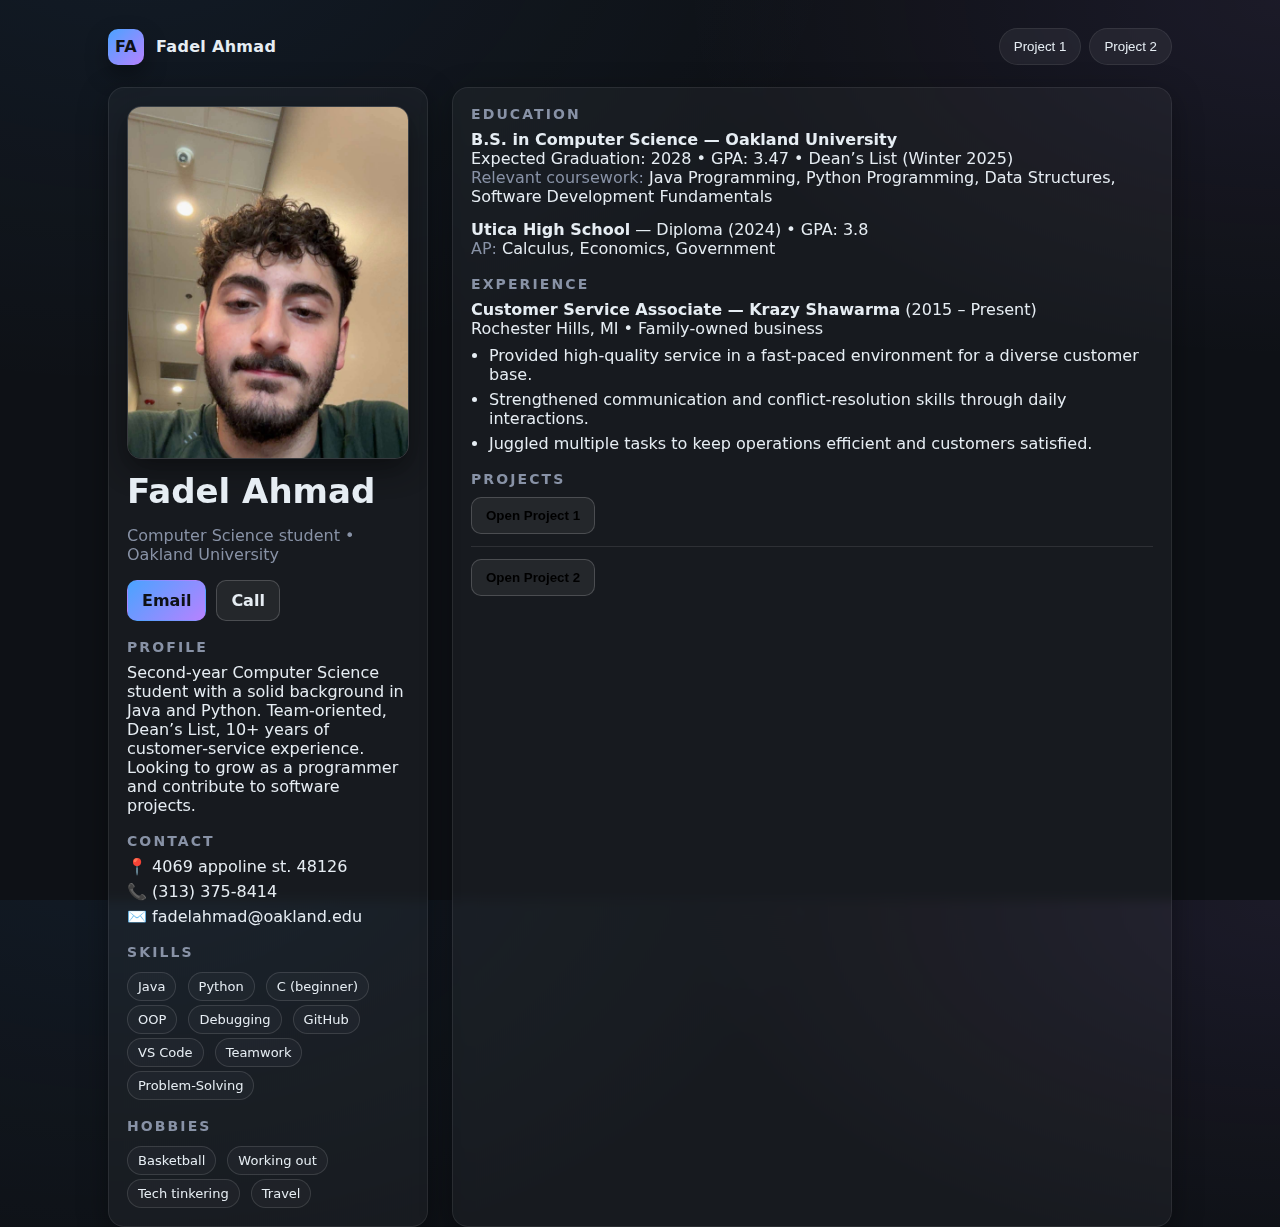
<file: index.html>
<!DOCTYPE html>
<html lang="en">
<head>
  <meta charset="utf-8" />
  <meta name="viewport" content="width=device-width, initial-scale=1" />
  <title>Fadel Ahmad • Resume</title>
  <base href="./">
  <style>
    :root { --bg:#0e1116; --card:#151a21; --muted:#8892a6; --text:#e6edf3; --brand:#4aa3ff; --brand-2:#b782ff; --ring:rgba(74,163,255,.4); --radius:16px; }
    *{box-sizing:border-box}
    html,body{height:100%}
    body{margin:0;font-family:ui-sans-serif,system-ui,-apple-system,Segoe UI,Roboto,Helvetica,Arial,"Apple Color Emoji","Segoe UI Emoji";color:var(--text);background:radial-gradient(1200px 800px at 10% -10%, rgba(74,163,255,.07), transparent 60%),radial-gradient(1000px 600px at 100% 0%, rgba(183,130,255,.08), transparent 60%),var(--bg)}
    a{color:inherit;text-decoration:none}
    .shell{max-width:1100px;margin:28px auto;padding:0 18px}
    .nav{display:flex;align-items:center;justify-content:space-between;gap:12px;margin-bottom:22px}
    .nav-title{display:flex;align-items:center;gap:12px;font-weight:700;letter-spacing:.3px}
    .initials{width:36px;height:36px;border-radius:10px;display:grid;place-items:center;font-weight:800;color:#0e1116;background:linear-gradient(135deg,var(--brand),var(--brand-2));box-shadow:0 10px 22px rgba(0,0,0,.35)}
    .tabs{display:flex;gap:8px}
    .tab{display:inline-flex;align-items:center;gap:8px;padding:10px 14px;border-radius:999px;background:rgba(255,255,255,.06);border:1px solid rgba(255,255,255,.08);color:var(--text);cursor:pointer;transition:.18s ease;backdrop-filter:blur(6px)}
    .tab:hover{transform:translateY(-1px);border-color:rgba(255,255,255,.18)}
    .tab[aria-selected="true"]{background:linear-gradient(135deg,rgba(74,163,255,.22),rgba(183,130,255,.22));border-color:var(--ring);box-shadow:0 0 0 3px var(--ring) inset}
    .grid{display:grid;grid-template-columns:320px 1fr;gap:24px}
    @media (max-width:900px){.grid{grid-template-columns:1fr}}
    .card{background:rgba(255,255,255,.04);border:1px solid rgba(255,255,255,.08);border-radius:var(--radius);padding:18px;box-shadow:0 8px 30px rgba(0,0,0,.35);backdrop-filter:blur(6px)}
    .section-title{font-size:14px;letter-spacing:.15em;color:var(--muted);text-transform:uppercase;margin:0 0 8px}
    .h1{font-size:34px;line-height:1.1;margin:0 0 12px}
    .muted{color:var(--muted)}
    .chip{display:inline-flex;align-items:center;padding:6px 10px;border-radius:999px;border:1px solid rgba(255,255,255,.12);background:rgba(255,255,255,.03);margin:4px 6px 0 0;font-size:13px}
    .list{margin:8px 0 0 0;padding-left:18px}
    .list li{margin:6px 0}
    .avatar{width:100%;border-radius:14px;aspect-ratio:4/5;object-fit:cover;display:block;border:1px solid rgba(255,255,255,.14);box-shadow:0 10px 28px rgba(0,0,0,.45)}
    .cta-row{display:flex;gap:10px;flex-wrap:wrap;margin-top:10px}
    .btn{padding:10px 14px;border-radius:10px;border:1px solid rgba(255,255,255,.18);background:rgba(255,255,255,.06);font-weight:600}
    .btn.primary{background:linear-gradient(135deg,var(--brand),var(--brand-2));color:#0e1116;border-color:transparent}
    .page{display:none}
    .page.active{display:block}
  </style>
</head>
<body>
  <div class="shell">
    <header class="nav">
      <div class="nav-title"><span class="initials">FA</span> <span>Fadel Ahmad</span></div>
      <nav class="tabs" role="tablist" aria-label="Project Tabs">
        <button class="tab" id="tab-project1" data-route="#/project1" role="tab" aria-controls="project1" aria-selected="false">Project 1</button>
        <button class="tab" id="tab-project2" data-route="#/project2" role="tab" aria-controls="project2" aria-selected="false">Project 2</button>
      </nav>
    </header>

    <main id="app" role="main">
      <!-- Resume Page -->
      <section id="resume" class="page active" role="region" aria-label="Resume">
        <div class="grid">
          <aside class="card">
            <img class="avatar" src="./IMG_2709.JPG" alt="Portrait of Fadel Ahmad" />
            <h1 class="h1" style="margin-top:14px">Fadel Ahmad</h1>
            <p class="muted">Computer Science student • Oakland University</p>
            <div class="cta-row">
              <a class="btn primary" href="mailto:fadelahmad@oakland.edu">Email</a>
              <a class="btn" href="tel:+13133758414">Call</a>
            </div>
            <h3 class="section-title" style="margin-top:18px">Profile</h3>
            <p style="margin:8px 0 0 0">Second‑year Computer Science student with a solid background in Java and Python. Team‑oriented, Dean’s List, 10+ years of customer‑service experience. Looking to grow as a programmer and contribute to software projects.</p>
            <h3 class="section-title" style="margin-top:18px">Contact</h3>
            <ul class="list" style="list-style:none;padding-left:0">
              <li>📍 4069 appoline st. 48126</li>
              <li>📞 (313) 375‑8414</li>
              <li>✉️ fadelahmad@oakland.edu</li>
            </ul>
            <h3 class="section-title" style="margin-top:18px">Skills</h3>
            <div>
              <span class="chip">Java</span>
              <span class="chip">Python</span>
              <span class="chip">C (beginner)</span>
              <span class="chip">OOP</span>
              <span class="chip">Debugging</span>
              <span class="chip">GitHub</span>
              <span class="chip">VS Code</span>
              <span class="chip">Teamwork</span>
              <span class="chip">Problem‑Solving</span>
            </div>
            <h3 class="section-title" style="margin-top:18px">Hobbies</h3>
            <div>
              <span class="chip">Basketball</span>
              <span class="chip">Working out</span>
              <span class="chip">Tech tinkering</span>
              <span class="chip">Travel</span>
            </div>
          </aside>
          <section class="card" aria-label="Resume Content">
            <h3 class="section-title">Education</h3>
            <div style="margin-bottom:14px">
              <strong>B.S. in Computer Science — Oakland University</strong><br/>
              Expected Graduation: 2028 • GPA: 3.47 • Dean’s List (Winter 2025)<br/>
              <span class="muted">Relevant coursework:</span> Java Programming, Python Programming, Data Structures, Software Development Fundamentals
            </div>
            <div style="margin-bottom:18px">
              <strong>Utica High School</strong> — Diploma (2024) • GPA: 3.8<br/>
              <span class="muted">AP:</span> Calculus, Economics, Government
            </div>
            <h3 class="section-title">Experience</h3>
            <div style="margin-bottom:18px">
              <strong>Customer Service Associate — Krazy Shawarma</strong> (2015 – Present)<br/>
              Rochester Hills, MI • Family‑owned business
              <ul class="list">
                <li>Provided high‑quality service in a fast‑paced environment for a diverse customer base.</li>
                <li>Strengthened communication and conflict‑resolution skills through daily interactions.</li>
                <li>Juggled multiple tasks to keep operations efficient and customers satisfied.</li>
              </ul>
            </div>
            <h3 class="section-title">Projects</h3>
            <div class="proj-hero">
              <div class="cta-row"><button class="btn" data-route="#/project1">Open Project 1</button></div>
              <hr style="border:none;border-top:1px solid rgba(255,255,255,.1);margin:12px 0">
              <div class="cta-row"><button class="btn" data-route="#/project2">Open Project 2</button></div>
            </div>
          </section>
        </div>
      </section>

      <!-- Project 1 Page -->
      <section id="project1" class="page" role="tabpanel" aria-labelledby="tab-project1">
        <section class="card">
          <h2 class="h1">Project 1 — Daily Task Manager (Java)</h2>
          <p class="muted">A desktop task manager created by a 4‑person team as a course final project. Built with object‑oriented design and GitHub collaboration.</p>
          <ul class="list">
            <li>Designed <code class="inline">Task</code>, <code class="inline">TaskList</code>, and <code class="inline">Storage</code> classes with clear interfaces.</li>
            <li>Implemented CRUD flows, keyboard shortcuts, and simple file‑based persistence.</li>
            <li>Wrote unit tests for core methods; used pull requests and code reviews.</li>
          </ul>
          <p><strong>GitHub Repository:</strong> <a href="https://github.com/MohamedAhmad7/PROJECT" target="_blank">GitHub</a></p>
          <div class="cta-row">
            <button class="btn" data-route="#/">Back to Resume</button>
          </div>
        </section>
      </section>

      <!-- Project 2 Page -->
      <section id="project2" class="page" role="tabpanel" aria-labelledby="tab-project2">
        <section class="card">
          <h2 class="h1">Project 2 — Clinic Appointment Scheduler (Python + Flask)</h2>
          <p class="muted">A simple web app to create, update, and cancel appointments with CSV export for reporting. Focused on clean routes and basic authentication.</p>
          <ul class="list">
            <li>RESTful routes using Flask blueprints; lightweight templates with Jinja2.</li>
            <li>SQLite for storage; CSV export and basic search by date/patient.</li>
            <li>Session‑based login and role‑gated actions for staff vs. admin.</li>
          </ul>
          <div class="cta-row">
            <button class="btn" data-route="#/">Back to Resume</button>
          </div>
        </section>
      </section>
    </main>
  </div>

  <script>
    const routes = { '#/':'resume', '#/project1':'project1', '#/project2':'project2' };

    function setActive(route){
      const pageId = routes[route] || 'resume';
      document.querySelectorAll('.page').forEach(p=>p.classList.remove('active'));
      document.getElementById(pageId).classList.add('active');
      document.querySelectorAll('.tab').forEach(t=>t.setAttribute('aria-selected','false'));
      const tab = document.querySelector(`.tab[data-route="${route}"]`);
      if(tab) tab.setAttribute('aria-selected','true');
    }

    function navigate(route){ location.hash = route; }

    document.addEventListener('click', (e)=>{
      const btn = e.target.closest('[data-route]');
      if(btn){ e.preventDefault(); navigate(btn.getAttribute('data-route')); }
    });

    window.addEventListener('hashchange', ()=> setActive(location.hash || '#/'));
    setActive(location.hash || '#/');
  </script>
</body>
</html>
</file>
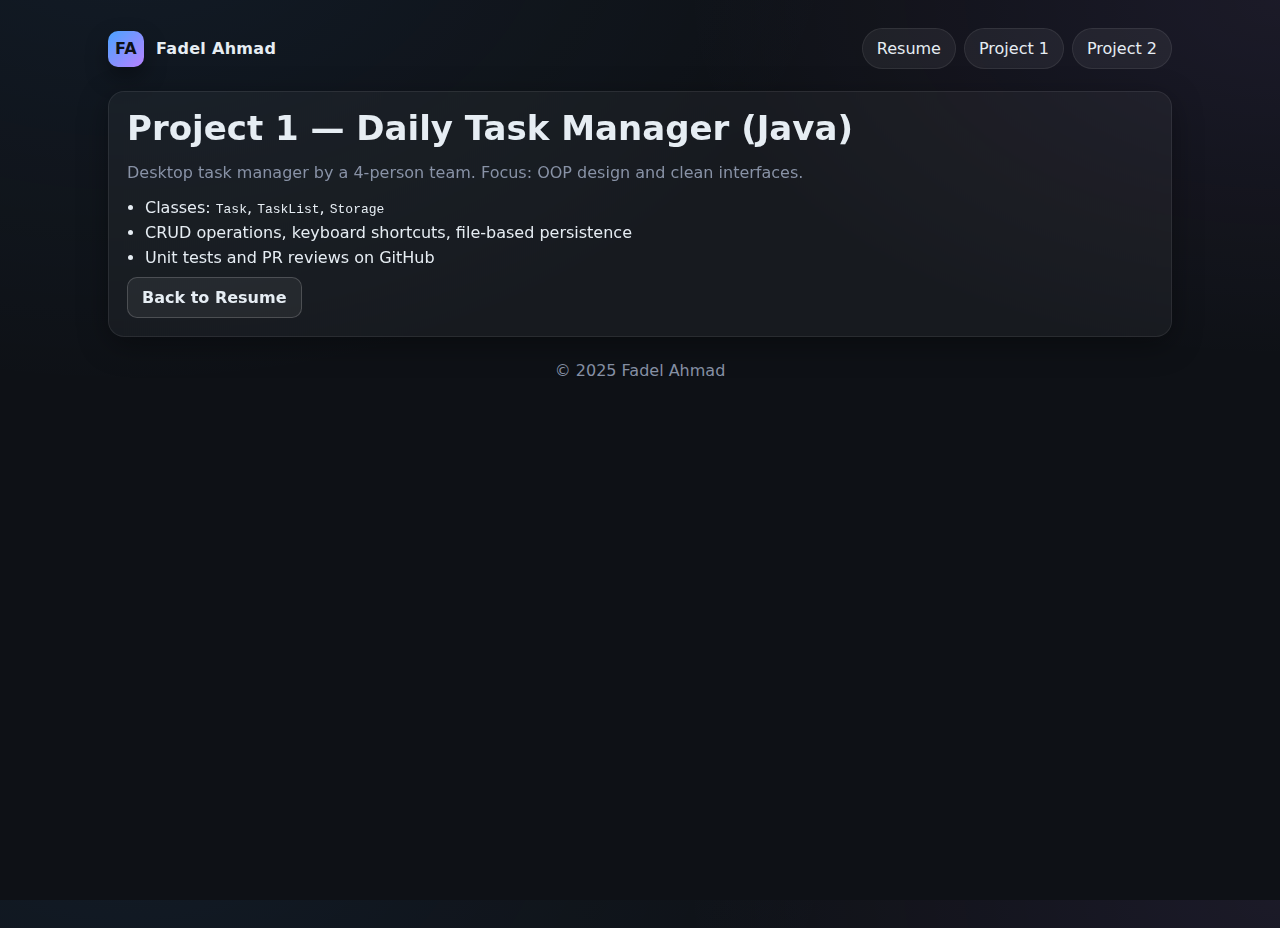
<file: project1.html>
<!doctype html>
<html lang="en">
<head>
  <meta charset="utf-8">
  <meta name="viewport" content="width=device-width,initial-scale=1">
  <title>Fadel Ahmad • Resume</title>
  <link rel="stylesheet" href="styles.css">
</head>
<body>
  <div class="shell">
    <header class="nav">
      <div class="nav-title"><span class="initials">FA</span> <span>Fadel Ahmad</span></div>
      <nav class="tabs">
        <a class="tab" href="index.html">Resume</a>
        <a class="tab" href="project1.html">Project 1</a>
        <a class="tab" href="project2.html">Project 2</a>
      </nav>
    </header>

  <main>
    <section class="card">
      <h2 class="h1">Project 1 — Daily Task Manager (Java)</h2>
      <p class="muted">Desktop task manager by a 4‑person team. Focus: OOP design and clean interfaces.</p>
      <ul class="list">
        <li>Classes: <code>Task</code>, <code>TaskList</code>, <code>Storage</code></li>
        <li>CRUD operations, keyboard shortcuts, file‑based persistence</li>
        <li>Unit tests and PR reviews on GitHub</li>
      </ul>
      <div class="cta-row">
        <a class="btn" href="index.html">Back to Resume</a>
      </div>
    </section>
  </main>

    <footer>© 2025 Fadel Ahmad</footer>
  </div>
</body>
</html>
</file>
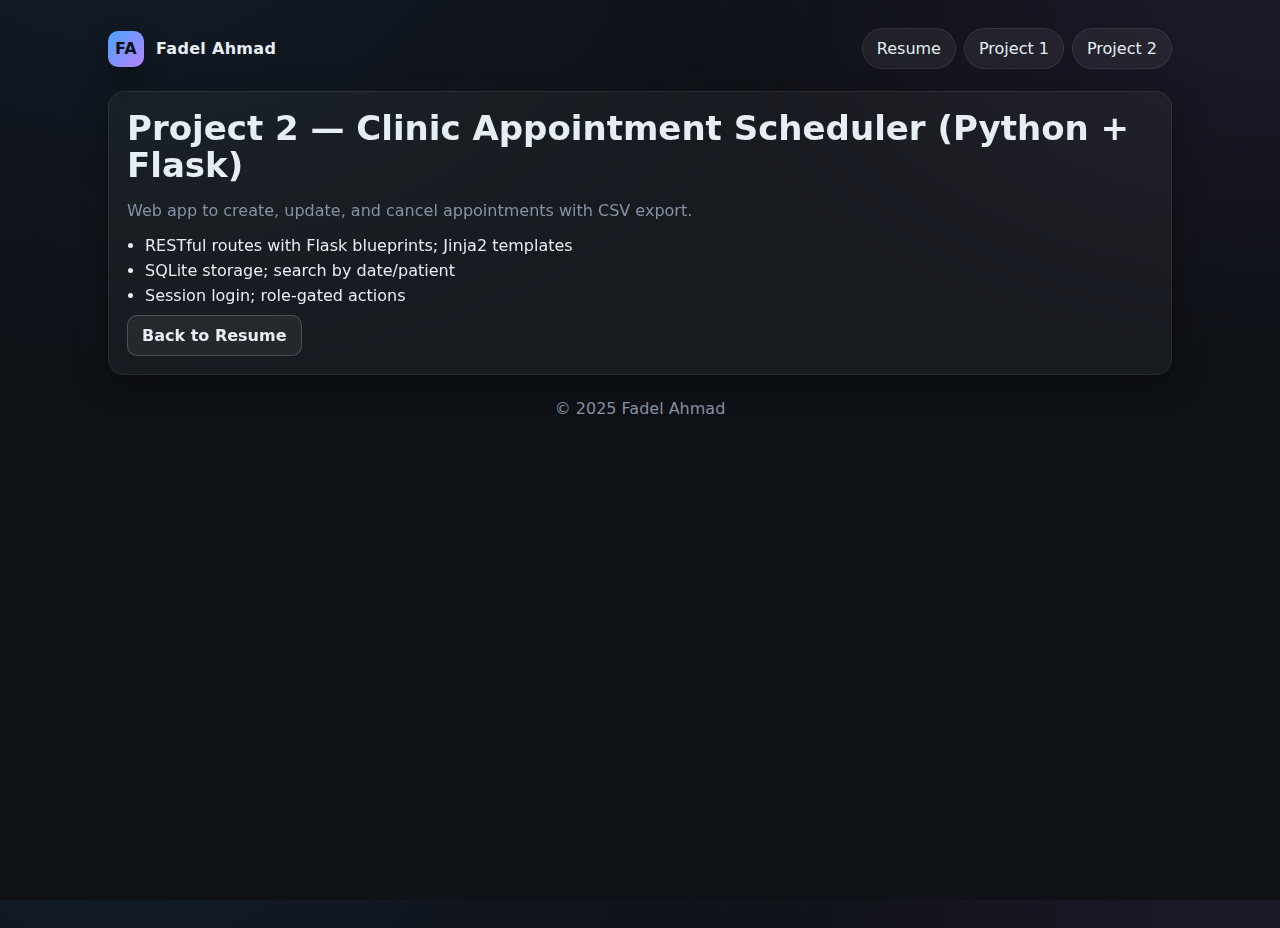
<file: project2.html>
<!doctype html>
<html lang="en">
<head>
  <meta charset="utf-8">
  <meta name="viewport" content="width=device-width,initial-scale=1">
  <title>Fadel Ahmad • Resume</title>
  <link rel="stylesheet" href="styles.css">
</head>
<body>
  <div class="shell">
    <header class="nav">
      <div class="nav-title"><span class="initials">FA</span> <span>Fadel Ahmad</span></div>
      <nav class="tabs">
        <a class="tab" href="index.html">Resume</a>
        <a class="tab" href="project1.html">Project 1</a>
        <a class="tab" href="project2.html">Project 2</a>
      </nav>
    </header>

  <main>
    <section class="card">
      <h2 class="h1">Project 2 — Clinic Appointment Scheduler (Python + Flask)</h2>
      <p class="muted">Web app to create, update, and cancel appointments with CSV export.</p>
      <ul class="list">
        <li>RESTful routes with Flask blueprints; Jinja2 templates</li>
        <li>SQLite storage; search by date/patient</li>
        <li>Session login; role‑gated actions</li>
      </ul>
      <div class="cta-row">
        <a class="btn" href="index.html">Back to Resume</a>
      </div>
    </section>
  </main>

    <footer>© 2025 Fadel Ahmad</footer>
  </div>
</body>
</html>
</file>
<file: styles.css>
:root{
  --bg:#0e1116;--card:#151a21;--muted:#8892a6;--text:#e6edf3;--brand:#4aa3ff;--brand2:#b782ff;--radius:16px;
}
*{box-sizing:border-box}
html,body{height:100%}
body{margin:0;font-family:ui-sans-serif,system-ui,-apple-system,Segoe UI,Roboto,Arial;
     color:var(--text);
     background:radial-gradient(1200px 800px at 10% -10%, rgba(74,163,255,.07), transparent 60%),
                radial-gradient(1000px 600px at 100% 0%, rgba(183,130,255,.08), transparent 60%),
                var(--bg)}
a{color:inherit;text-decoration:none}
.shell{max-width:1100px;margin:28px auto;padding:0 18px}
.nav{display:flex;align-items:center;justify-content:space-between;gap:12px;margin-bottom:22px}
.nav-title{display:flex;align-items:center;gap:12px;font-weight:700;letter-spacing:.3px}
.initials{width:36px;height:36px;border-radius:10px;display:grid;place-items:center;font-weight:800;color:#0e1116;
          background:linear-gradient(135deg,var(--brand),var(--brand2));box-shadow:0 10px 22px rgba(0,0,0,.35)}
.grid{display:grid;grid-template-columns:320px 1fr;gap:24px}
@media (max-width:900px){.grid{grid-template-columns:1fr}}
.card{background:rgba(255,255,255,.04);border:1px solid rgba(255,255,255,.08);border-radius:var(--radius);padding:18px;
      box-shadow:0 8px 30px rgba(0,0,0,.35);backdrop-filter:blur(6px)}
.section-title{font-size:14px;letter-spacing:.15em;color:var(--muted);text-transform:uppercase;margin:0 0 8px}
.h1{font-size:34px;line-height:1.1;margin:0 0 12px}
.muted{color:var(--muted)}
.chip{display:inline-flex;align-items:center;padding:6px 10px;border-radius:9999px;border:1px solid rgba(255,255,255,.12);
      background:rgba(255,255,255,.03);margin:4px 6px 0 0;font-size:13px}
.list{margin:8px 0 0 0;padding-left:18px}
.list li{margin:6px 0}
.avatar{width:100%;border-radius:14px;aspect-ratio:4/5;object-fit:cover;display:block;border:1px solid rgba(255,255,255,.14);
        box-shadow:0 10px 28px rgba(0,0,0,.45)}
.cta-row{display:flex;gap:10px;flex-wrap:wrap;margin-top:10px}
.btn{padding:10px 14px;border-radius:10px;border:1px solid rgba(255,255,255,.18);background:rgba(255,255,255,.06);font-weight:600}
.btn.primary{background:linear-gradient(135deg,var(--brand),var(--brand2));color:#0e1116;border-color:transparent}
.tabs{display:flex;gap:8px}
.tab{display:inline-flex;align-items:center;gap:8px;padding:10px 14px;border-radius:9999px;background:rgba(255,255,255,.06);
     border:1px solid rgba(255,255,255,.08);cursor:pointer}
.active{box-shadow:0 0 0 3px rgba(74,163,255,.35) inset;border-color:rgba(74,163,255,.5)}
.proj-hero{padding:18px;border-radius:14px;border:1px solid rgba(255,255,255,.1);
           background:linear-gradient(180deg,rgba(74,163,255,.08),rgba(183,130,255,.05))}
footer{color:var(--muted);text-align:center;margin:24px 0}
</file>
